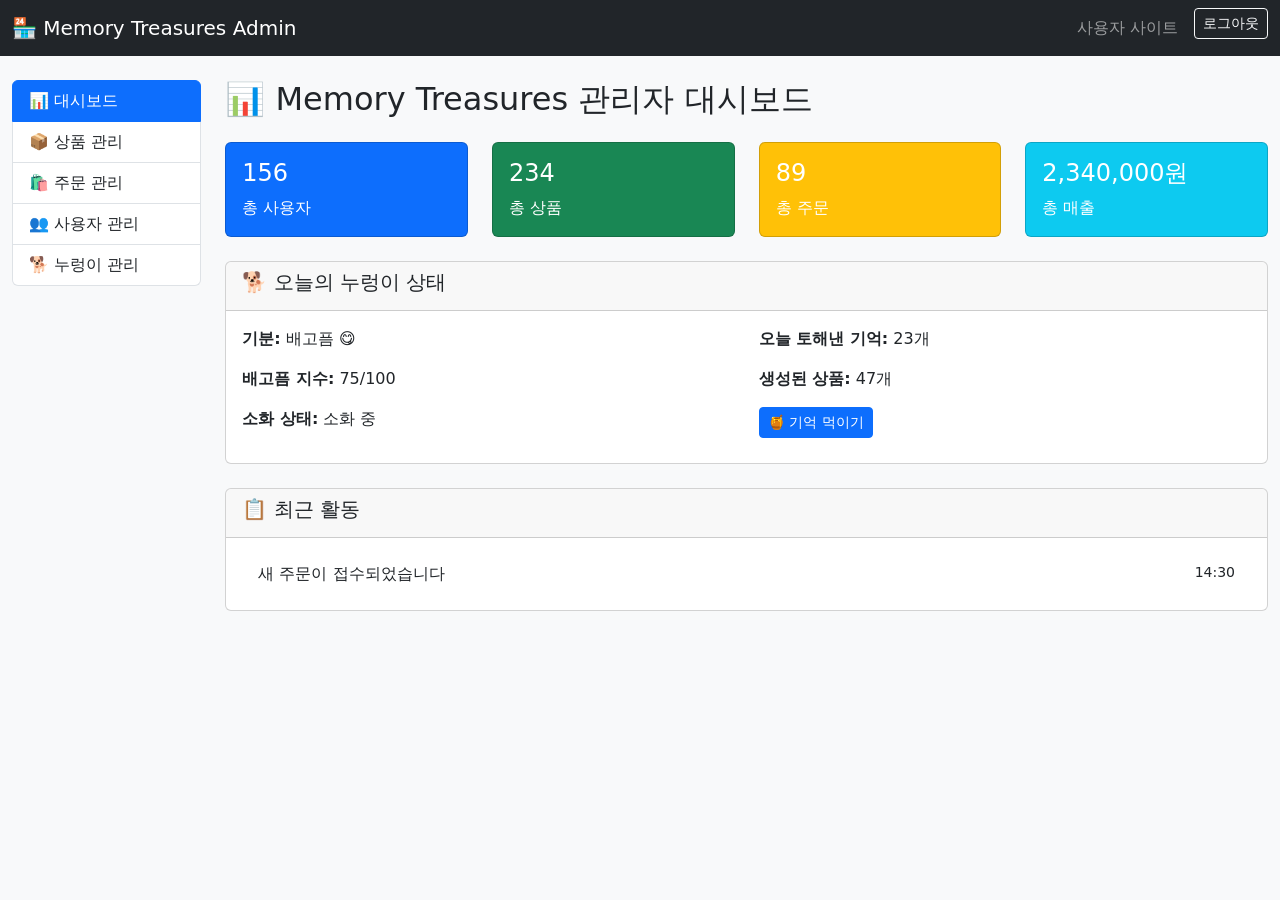
<file: Quiz0922/src/main/resources/templates/admin-dashboard.html>
<!DOCTYPE html>
<html lang="ko" xmlns:th="http://www.thymeleaf.org" 
      xmlns:sec="http://www.thymeleaf.org/extras/spring-security">
<head>
    <meta charset="UTF-8">
    <meta name="viewport" content="width=device-width, initial-scale=1.0">
    <title>관리자 대시보드 - Memory Treasures</title>
    <link href="https://cdn.jsdelivr.net/npm/bootstrap@5.3.0/dist/css/bootstrap.min.css" rel="stylesheet">
</head>
<body class="bg-light">
    <!-- 네비게이션 -->
    <nav class="navbar navbar-expand-lg navbar-dark bg-dark mb-4">
        <div class="container-fluid">
            <a class="navbar-brand" th:href="@{/admin/dashboard}">🏪 Memory Treasures Admin</a>
            <div class="navbar-nav ms-auto">
                <a class="nav-link" th:href="@{/index}">사용자 사이트</a>
                <span class="navbar-text me-2" sec:authentication="name"></span>
                <form th:action="@{/logout}" method="post" class="d-inline">
                    <button type="submit" class="btn btn-outline-light btn-sm">로그아웃</button>
                </form>
            </div>
        </div>
    </nav>

    <div class="container-fluid">
        <div class="row">
            <!-- 사이드바 -->
            <div class="col-md-2">
                <div class="list-group">
                    <a href="#dashboard" class="list-group-item list-group-item-action active" 
                       data-bs-toggle="tab">📊 대시보드</a>
                    <a href="#products" class="list-group-item list-group-item-action" 
                       data-bs-toggle="tab">📦 상품 관리</a>
                    <a href="#orders" class="list-group-item list-group-item-action" 
                       data-bs-toggle="tab">🛍️ 주문 관리</a>
                    <a href="#users" class="list-group-item list-group-item-action" 
                       data-bs-toggle="tab">👥 사용자 관리</a>
                    <a href="#nuryeong" class="list-group-item list-group-item-action" 
                       data-bs-toggle="tab">🐕 누렁이 관리</a>
                </div>
            </div>

            <!-- 메인 콘텐츠 -->
            <div class="col-md-10">
                <div class="tab-content">
                    <!-- 대시보드 -->
                    <div class="tab-pane fade show active" id="dashboard">
                        <h2 class="mb-4">📊 Memory Treasures 관리자 대시보드</h2>
                        
                        <!-- 통계 카드 -->
                        <div class="row mb-4">
                            <div class="col-md-3">
                                <div class="card bg-primary text-white">
                                    <div class="card-body">
                                        <h4 th:text="${dashboardStats.totalUsers}">156</h4>
                                        <p class="card-text">총 사용자</p>
                                    </div>
                                </div>
                            </div>
                            <div class="col-md-3">
                                <div class="card bg-success text-white">
                                    <div class="card-body">
                                        <h4 th:text="${dashboardStats.totalProducts}">234</h4>
                                        <p class="card-text">총 상품</p>
                                    </div>
                                </div>
                            </div>
                            <div class="col-md-3">
                                <div class="card bg-warning text-white">
                                    <div class="card-body">
                                        <h4 th:text="${dashboardStats.totalOrders}">89</h4>
                                        <p class="card-text">총 주문</p>
                                    </div>
                                </div>
                            </div>
                            <div class="col-md-3">
                                <div class="card bg-info text-white">
                                    <div class="card-body">
                                        <h4 th:text="${#numbers.formatInteger(dashboardStats.totalRevenue, 0, 'COMMA')} + '원'">2,340,000원</h4>
                                        <p class="card-text">총 매출</p>
                                    </div>
                                </div>
                            </div>
                        </div>

                        <!-- 오늘의 누렁이 상태 -->
                        <div class="card mb-4">
                            <div class="card-header">
                                <h5>🐕 오늘의 누렁이 상태</h5>
                            </div>
                            <div class="card-body">
                                <div class="row">
                                    <div class="col-md-6">
                                        <p><strong>기분:</strong> <span th:text="${nuryeongStatus.mood}">배고픔</span> 😋</p>
                                        <p><strong>배고픔 지수:</strong> <span th:text="${nuryeongStatus.hungerLevel}">75</span>/100</p>
                                        <p><strong>소화 상태:</strong> <span th:text="${nuryeongStatus.digestionStatus}">소화 중</span></p>
                                    </div>
                                    <div class="col-md-6">
                                        <p><strong>오늘 토해낸 기억:</strong> <span th:text="${nuryeongStatus.todayVomitCount}">23</span>개</p>
                                        <p><strong>생성된 상품:</strong> <span th:text="${nuryeongStatus.todayProductCount}">47</span>개</p>
                                        <button class="btn btn-primary btn-sm" onclick="feedNuryeong()">🍯 기억 먹이기</button>
                                    </div>
                                </div>
                            </div>
                        </div>

                        <!-- 최근 활동 -->
                        <div class="card">
                            <div class="card-header">
                                <h5>📋 최근 활동</h5>
                            </div>
                            <div class="card-body">
                                <div class="list-group list-group-flush">
                                    <div class="list-group-item" th:each="activity : ${recentActivities}">
                                        <div class="d-flex justify-content-between">
                                            <span th:text="${activity.description}">새 주문이 접수되었습니다</span>
                                            <small th:text="${#temporals.format(activity.timestamp, 'HH:mm')}">14:30</small>
                                        </div>
                                    </div>
                                </div>
                            </div>
                        </div>
                    </div>

                    <!-- 상품 관리 -->
                    <div class="tab-pane fade" id="products">
                        <div class="d-flex justify-content-between align-items-center mb-4">
                            <h2>📦 상품 관리</h2>
                            <button class="btn btn-primary" data-bs-toggle="modal" data-bs-target="#addProductModal">
                                상품 추가
                            </button>
                        </div>

                        <div class="card">
                            <div class="card-body">
                                <div class="table-responsive">
                                    <table class="table table-hover">
                                        <thead>
                                            <tr>
                                                <th>ID</th>
                                                <th>상품명</th>
                                                <th>기억 주인</th>
                                                <th>가격</th>
                                                <th>재고</th>
                                                <th>상태</th>
                                                <th>관리</th>
                                            </tr>
                                        </thead>
                                        <tbody>
                                            <tr th:each="product : ${products}">
                                                <td th:text="${product.id}">1</td>
                                                <td th:text="${product.name}">토심이의 첫 일기장</td>
                                                <td th:text="${product.originalOwner}">토심이</td>
                                                <td th:text="${#numbers.formatInteger(product.price, 0, 'COMMA')} + '원'">45,000원</td>
                                                <td th:text="${product.stock}">1</td>
                                                <td>
                                                    <span class="badge" 
                                                          th:classappend="${product.stock > 0} ? 'bg-success' : 'bg-danger'"
                                                          th:text="${product.stock > 0} ? '판매중' : '품절'">판매중</span>
                                                </td>
                                                <td>
                                                    <button class="btn btn-sm btn-outline-primary me-1" 
                                                            th:onclick="'editProduct(' + ${product.id} + ')'">수정</button>
                                                    <button class="btn btn-sm btn-outline-danger" 
                                                            th:onclick="'deleteProduct(' + ${product.id} + ')'">삭제</button>
                                                </td>
                                            </tr>
                                        </tbody>
                                    </table>
                                </div>
                            </div>
                        </div>
                    </div>

                    <!-- 주문 관리 -->
                    <div class="tab-pane fade" id="orders">
                        <h2 class="mb-4">🛍️ 주문 관리</h2>

                        <div class="card">
                            <div class="card-body">
                                <div class="table-responsive">
                                    <table class="table table-hover">
                                        <thead>
                                            <tr>
                                                <th>주문번호</th>
                                                <th>고객명</th>
                                                <th>주문일</th>
                                                <th>금액</th>
                                                <th>상태</th>
                                                <th>관리</th>
                                            </tr>
                                        </thead>
                                        <tbody>
                                            <tr th:each="order : ${orders}">
                                                <td th:text="${order.orderNumber}">MT001</td>
                                                <td th:text="${order.user.nickname}">탱고</td>
                                                <td th:text="${#temporals.format(order.createdAt, 'MM-dd HH:mm')}">09-20 14:30</td>
                                                <td th:text="${#numbers.formatInteger(order.totalAmount, 0, 'COMMA')} + '원'">45,000원</td>
                                                <td>
                                                    <select class="form-select form-select-sm" 
                                                            th:onchange="'updateOrderStatus(' + ${order.id} + ', this.value)'">
                                                        <option th:each="status : ${T(com.example.OrderStatus).values()}" 
                                                                th:value="${status}" 
                                                                th:text="${status.description}"
                                                                th:selected="${status == order.status}">상태</option>
                                                    </select>
                                                </td>
                                                <td>
                                                    <button class="btn btn-sm btn-outline-primary" 
                                                            th:onclick="'viewOrderDetail(' + ${order.id} + ')'">상세</button>
                                                </td>
                                            </tr>
                                        </tbody>
                                    </table>
                                </div>
                            </div>
                        </div>
                    </div>

                    <!-- 사용자 관리 -->
                    <div class="tab-pane fade" id="users">
                        <h2 class="mb-4">👥 사용자 관리</h2>

                        <div class="card">
                            <div class="card-body">
                                <div class="table-responsive">
                                    <table class="table table-hover">
                                        <thead>
                                            <tr>
                                                <th>ID</th>
                                                <th>아이디</th>
                                                <th>닉네임</th>
                                                <th>캐릭터</th>
                                                <th>가입일</th>
                                                <th>주문수</th>
                                                <th>관리</th>
                                            </tr>
                                        </thead>
                                        <tbody>
                                            <tr th:each="user : ${users}">
                                                <td th:text="${user.id}">1</td>
                                                <td th:text="${user.username}">tango</td>
                                                <td th:text="${user.nickname}">탱고</td>
                                                <td th:text="${user.characterType.displayName}">탱고</td>
                                                <td th:text="${#temporals.format(user.createdAt, 'yyyy-MM-dd')}">2025-09-01</td>
                                                <td th:text="${user.orderCount}">5</td>
                                                <td>
                                                    <button class="btn btn-sm btn-outline-primary me-1" 
                                                            th:onclick="'viewUser(' + ${user.id} + ')'">상세</button>
                                                    <button class="btn btn-sm btn-outline-warning" 
                                                            th:onclick="'suspendUser(' + ${user.id} + ')'">정지</button>
                                                </td>
                                            </tr>
                                        </tbody>
                                    </table>
                                </div>
                            </div>
                        </div>
                    </div>

                    <!-- 누렁이 관리 -->
                    <div class="tab-pane fade" id="nuryeong">
                        <h2 class="mb-4">🐕 누렁이 관리 센터</h2>

                        <div class="row">
                            <div class="col-md-6">
                                <div class="card mb-4">
                                    <div class="card-header">
                                        <h5>기억 먹이기</h5>
                                    </div>
                                    <div class="card-body">
                                        <form th:action="@{/admin/nuryeong/feed}" method="post">
                                            <div class="mb-3">
                                                <label class="form-label">기억 종류:</label>
                                                <select name="memoryType" class="form-select">
                                                    <option value="CHILDHOOD">어린시절 기억 🧸</option>
                                                    <option value="FRIENDSHIP">우정의 기억 👫</option>
                                                    <option value="LOVE">사랑의 기억 💕</option>
                                                    <option value="ADVENTURE">모험의 기억 🗺️</option>
                                                </select>
                                            </div>
                                            <div class="mb-3">
                                                <label class="form-label">수량:</label>
                                                <input type="number" name="quantity" class="form-control" 
                                                       value="1" min="1" max="10">
                                            </div>
                                            <button type="submit" class="btn btn-primary">🍯 먹이기</button>
                                        </form>
                                    </div>
                                </div>
                            </div>

                            <div class="col-md-6">
                                <div class="card mb-4">
                                    <div class="card-header">
                                        <h5>강제 토해내기</h5>
                                    </div>
                                    <div class="card-body">
                                        <p class="text-muted">누렁이가 소화를 잘 못할 때 사용하세요</p>
                                        <form th:action="@{/admin/nuryeong/vomit}" method="post">
                                            <button type="submit" class="btn btn-warning" 
                                                    onclick="return confirm('정말 강제로 토해내시겠어요?')">
                                                🤮 강제 토해내기
                                            </button>
                                        </form>
                                    </div>
                                </div>
                            </div>
                        </div>

                        <!-- 토해내기 로그 -->
                        <div class="card">
                            <div class="card-header">
                                <h5>📋 토해내기 로그</h5>
                            </div>
                            <div class="card-body">
                                <div class="table-responsive">
                                    <table class="table table-sm">
                                        <thead>
                                            <tr>
                                                <th>시간</th>
                                                <th>생성된 상품수</th>
                                                <th>상태</th>
                                            </tr>
                                        </thead>
                                        <tbody>
                                            <tr th:each="log : ${vomitLogs}">
                                                <td th:text="${#temporals.format(log.timestamp, 'MM-dd HH:mm')}">09-20 14:30</td>
                                                <td th:text="${log.productCount} + '개'">3개</td>
                                                <td th:text="${log.status}">성공</td>
                                            </tr>
                                        </tbody>
                                    </table>
                                </div>
                            </div>
                        </div>
                    </div>
                </div>
            </div>
        </div>
    </div>

    <script src="https://cdn.jsdelivr.net/npm/bootstrap@5.3.0/dist/js/bootstrap.bundle.min.js"></script>
    <script>
        function feedNuryeong() {
            if(confirm('누렁이에게 기억을 먹이시겠어요?')) {
                fetch('/admin/nuryeong/feed', {method: 'POST'})
                    .then(() => location.reload());
            }
        }
        
        function updateOrderStatus(orderId, status) {
            fetch(`/admin/orders/${orderId}/status`, {
                method: 'POST',
                headers: {'Content-Type': 'application/json'},
                body: JSON.stringify({status: status})
            }).then(() => alert('상태가 업데이트되었습니다.'));
        }
    </script>
</body>
</html>
</file>
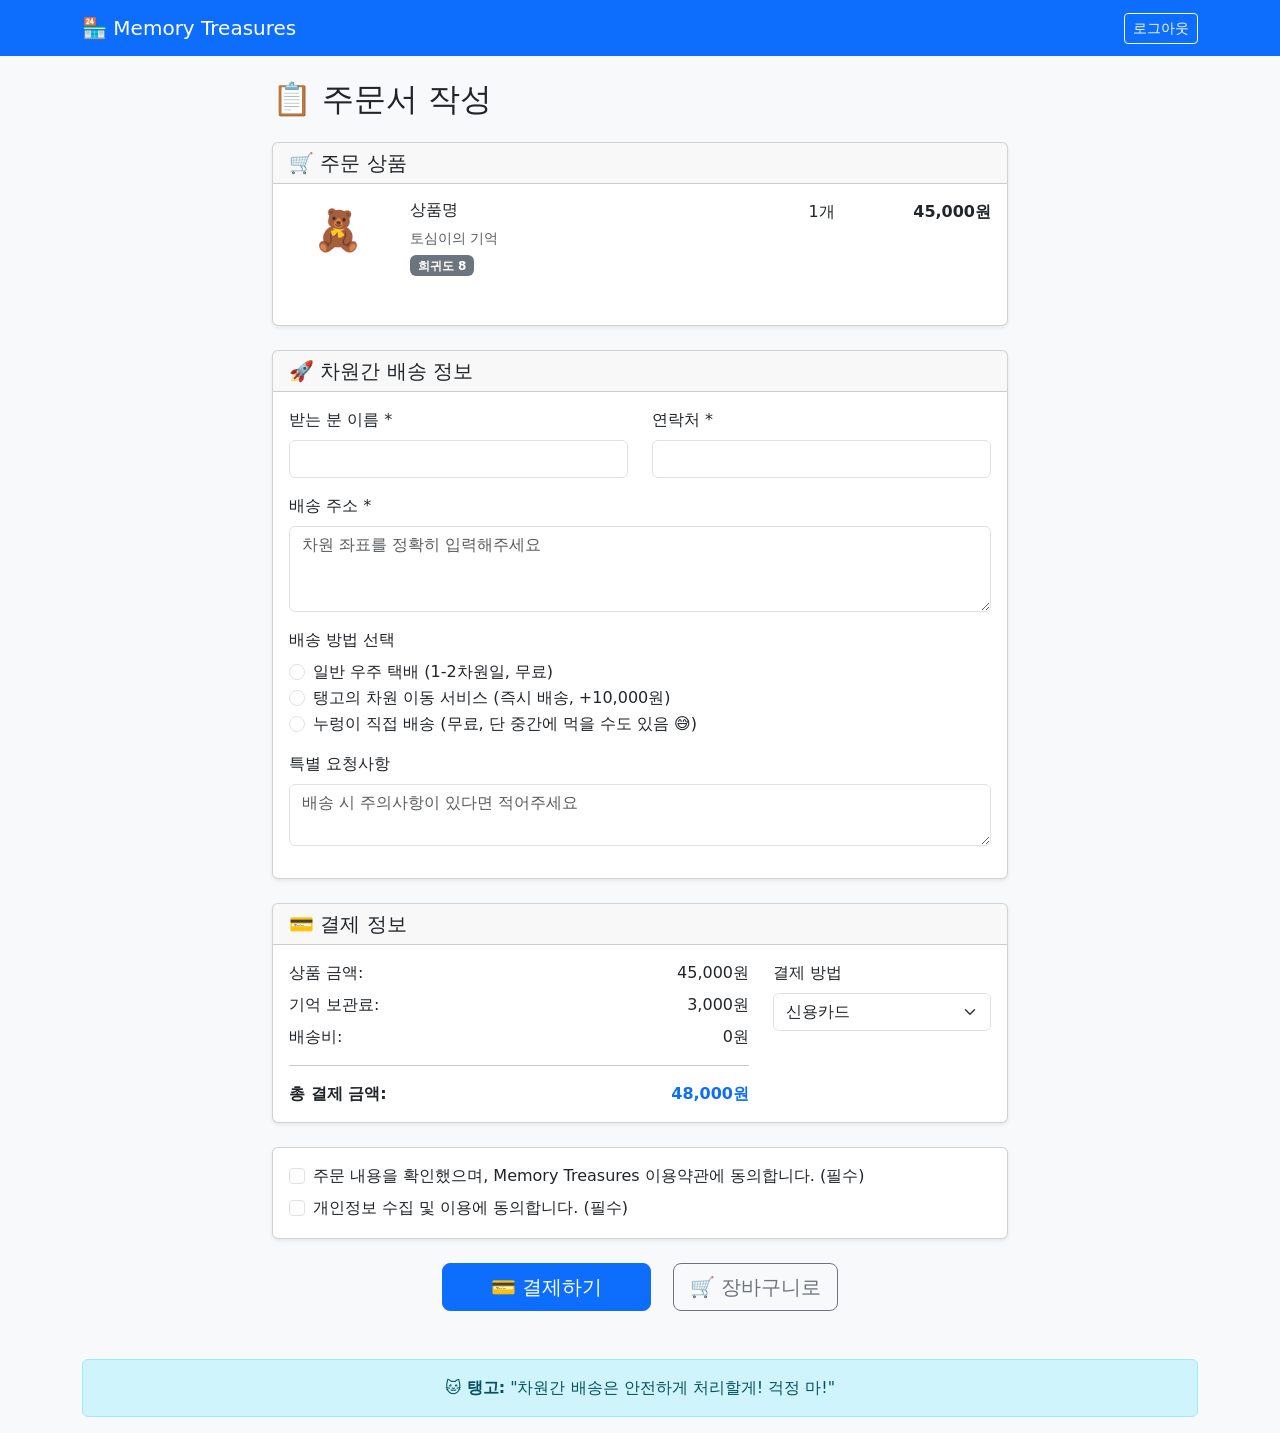
<file: Quiz0922/src/main/resources/templates/order.html>
<!DOCTYPE html>
<html lang="ko" xmlns:th="http://www.thymeleaf.org" 
      xmlns:sec="http://www.thymeleaf.org/extras/spring-security">
<head>
    <meta charset="UTF-8">
    <meta name="viewport" content="width=device-width, initial-scale=1.0">
    <title>주문하기 - Memory Treasures</title>
    <link href="https://cdn.jsdelivr.net/npm/bootstrap@5.3.0/dist/css/bootstrap.min.css" rel="stylesheet">
</head>
<body class="bg-light">
    <!-- 네비게이션 -->
    <nav class="navbar navbar-expand-lg navbar-dark bg-primary mb-4">
        <div class="container">
            <a class="navbar-brand" th:href="@{/}">🏪 Memory Treasures</a>
            <div class="navbar-nav ms-auto">
                <span class="navbar-text me-2" sec:authentication="name"></span>
                <form th:action="@{/logout}" method="post" class="d-inline">
                    <button type="submit" class="btn btn-outline-light btn-sm">로그아웃</button>
                </form>
            </div>
        </div>
    </nav>

    <div class="container">
        <div class="row justify-content-center">
            <div class="col-md-8">
                <h2 class="mb-4">📋 주문서 작성</h2>

                <form th:action="@{/order/process}" th:object="${orderDTO}" method="post">
                    <!-- 주문 상품 목록 -->
                    <div class="card shadow-sm mb-4">
                        <div class="card-header">
                            <h5 class="mb-0">🛒 주문 상품</h5>
                        </div>
                        <div class="card-body">
                            <div th:each="item, stat : ${orderItems}" class="row mb-3 pb-3" 
                                 th:classappend="${!stat.last} ? 'border-bottom'">
                                <div class="col-2 text-center">
                                    <div style="font-size: 2.5rem;" th:text="${item.product.memoryType.icon}">🧸</div>
                                </div>
                                <div class="col-6">
                                    <h6 th:text="${item.product.name}">상품명</h6>
                                    <p class="text-muted small mb-1" th:text="${item.product.originalOwner} + '의 기억'">토심이의 기억</p>
                                    <span class="badge bg-secondary" 
                                          th:text="'희귀도 ' + ${item.product.rarityScore}">희귀도 8</span>
                                </div>
                                <div class="col-2 text-center">
                                    <span th:text="${item.quantity} + '개'">1개</span>
                                </div>
                                <div class="col-2 text-end">
                                    <strong th:text="${#numbers.formatInteger(item.product.price * item.quantity, 0, 'COMMA')} + '원'">45,000원</strong>
                                </div>
                            </div>
                        </div>
                    </div>

                    <!-- 배송 정보 -->
                    <div class="card shadow-sm mb-4">
                        <div class="card-header">
                            <h5 class="mb-0">🚀 차원간 배송 정보</h5>
                        </div>
                        <div class="card-body">
                            <div class="row">
                                <div class="col-md-6">
                                    <div class="mb-3">
                                        <label for="receiverName" class="form-label">받는 분 이름 *</label>
                                        <input type="text" class="form-control" th:field="*{receiverName}" 
                                               id="receiverName" required>
                                    </div>
                                </div>
                                <div class="col-md-6">
                                    <div class="mb-3">
                                        <label for="receiverPhone" class="form-label">연락처 *</label>
                                        <input type="tel" class="form-control" th:field="*{receiverPhone}" 
                                               id="receiverPhone" required>
                                    </div>
                                </div>
                            </div>
                            
                            <div class="mb-3">
                                <label for="deliveryAddress" class="form-label">배송 주소 *</label>
                                <textarea class="form-control" th:field="*{deliveryAddress}" 
                                          id="deliveryAddress" rows="3" required
                                          placeholder="차원 좌표를 정확히 입력해주세요"></textarea>
                            </div>

                            <div class="mb-3">
                                <label class="form-label">배송 방법 선택</label>
                                <div class="form-check">
                                    <input class="form-check-input" type="radio" th:field="*{deliveryType}" 
                                           value="NORMAL" id="normal">
                                    <label class="form-check-label" for="normal">
                                        일반 우주 택배 (1-2차원일, 무료)
                                    </label>
                                </div>
                                <div class="form-check">
                                    <input class="form-check-input" type="radio" th:field="*{deliveryType}" 
                                           value="EXPRESS" id="express">
                                    <label class="form-check-label" for="express">
                                        탱고의 차원 이동 서비스 (즉시 배송, +10,000원)
                                    </label>
                                </div>
                                <div class="form-check">
                                    <input class="form-check-input" type="radio" th:field="*{deliveryType}" 
                                           value="NURYEONG" id="nuryeong">
                                    <label class="form-check-label" for="nuryeong">
                                        누렁이 직접 배송 (무료, 단 중간에 먹을 수도 있음 😅)
                                    </label>
                                </div>
                            </div>

                            <div class="mb-3">
                                <label for="specialRequest" class="form-label">특별 요청사항</label>
                                <textarea class="form-control" th:field="*{specialRequest}" 
                                          id="specialRequest" rows="2"
                                          placeholder="배송 시 주의사항이 있다면 적어주세요"></textarea>
                            </div>
                        </div>
                    </div>

                    <!-- 결제 정보 -->
                    <div class="card shadow-sm mb-4">
                        <div class="card-header">
                            <h5 class="mb-0">💳 결제 정보</h5>
                        </div>
                        <div class="card-body">
                            <div class="row">
                                <div class="col-8">
                                    <div class="d-flex justify-content-between mb-2">
                                        <span>상품 금액:</span>
                                        <span th:text="${#numbers.formatInteger(orderSummary.subtotal, 0, 'COMMA')} + '원'">45,000원</span>
                                    </div>
                                    <div class="d-flex justify-content-between mb-2">
                                        <span>기억 보관료:</span>
                                        <span>3,000원</span>
                                    </div>
                                    <div class="d-flex justify-content-between mb-2">
                                        <span>배송비:</span>
                                        <span th:text="${#numbers.formatInteger(orderSummary.shippingFee, 0, 'COMMA')} + '원'">0원</span>
                                    </div>
                                    <hr>
                                    <div class="d-flex justify-content-between">
                                        <strong>총 결제 금액:</strong>
                                        <strong class="text-primary" 
                                                th:text="${#numbers.formatInteger(orderSummary.totalAmount, 0, 'COMMA')} + '원'">48,000원</strong>
                                    </div>
                                </div>
                                <div class="col-4">
                                    <div class="mb-3">
                                        <label class="form-label">결제 방법</label>
                                        <select class="form-select" th:field="*{paymentMethod}">
                                            <option value="CARD">신용카드</option>
                                            <option value="BANK">무통장입금</option>
                                            <option value="MEMORY">기억으로 결제</option>
                                            <option value="TOSIM_MOOD">토심이 기분 결제</option>
                                        </select>
                                    </div>
                                </div>
                            </div>
                        </div>
                    </div>

                    <!-- 약관 동의 -->
                    <div class="card shadow-sm mb-4">
                        <div class="card-body">
                            <div class="form-check mb-2">
                                <input class="form-check-input" type="checkbox" th:field="*{termsAgreed}" id="terms" required>
                                <label class="form-check-label" for="terms">
                                    주문 내용을 확인했으며, Memory Treasures 이용약관에 동의합니다. (필수)
                                </label>
                            </div>
                            <div class="form-check">
                                <input class="form-check-input" type="checkbox" th:field="*{privacyAgreed}" id="privacy" required>
                                <label class="form-check-label" for="privacy">
                                    개인정보 수집 및 이용에 동의합니다. (필수)
                                </label>
                            </div>
                        </div>
                    </div>

                    <!-- 주문 버튼 -->
                    <div class="text-center mb-4">
                        <button type="submit" class="btn btn-primary btn-lg px-5">
                            💳 결제하기
                        </button>
                        <a th:href="@{/cart}" class="btn btn-outline-secondary btn-lg ms-3">
                            🛒 장바구니로
                        </a>
                    </div>
                </form>
            </div>
        </div>
    </div>

    <!-- 캐릭터 메시지 -->
    <div class="container mt-4">
        <div class="alert alert-info text-center">
            <p class="mb-0">🐱 <strong>탱고:</strong> "차원간 배송은 안전하게 처리할게! 걱정 마!"</p>
        </div>
    </div>

    <script src="https://cdn.jsdelivr.net/npm/bootstrap@5.3.0/dist/js/bootstrap.bundle.min.js"></script>
</body>
</html>
</file>
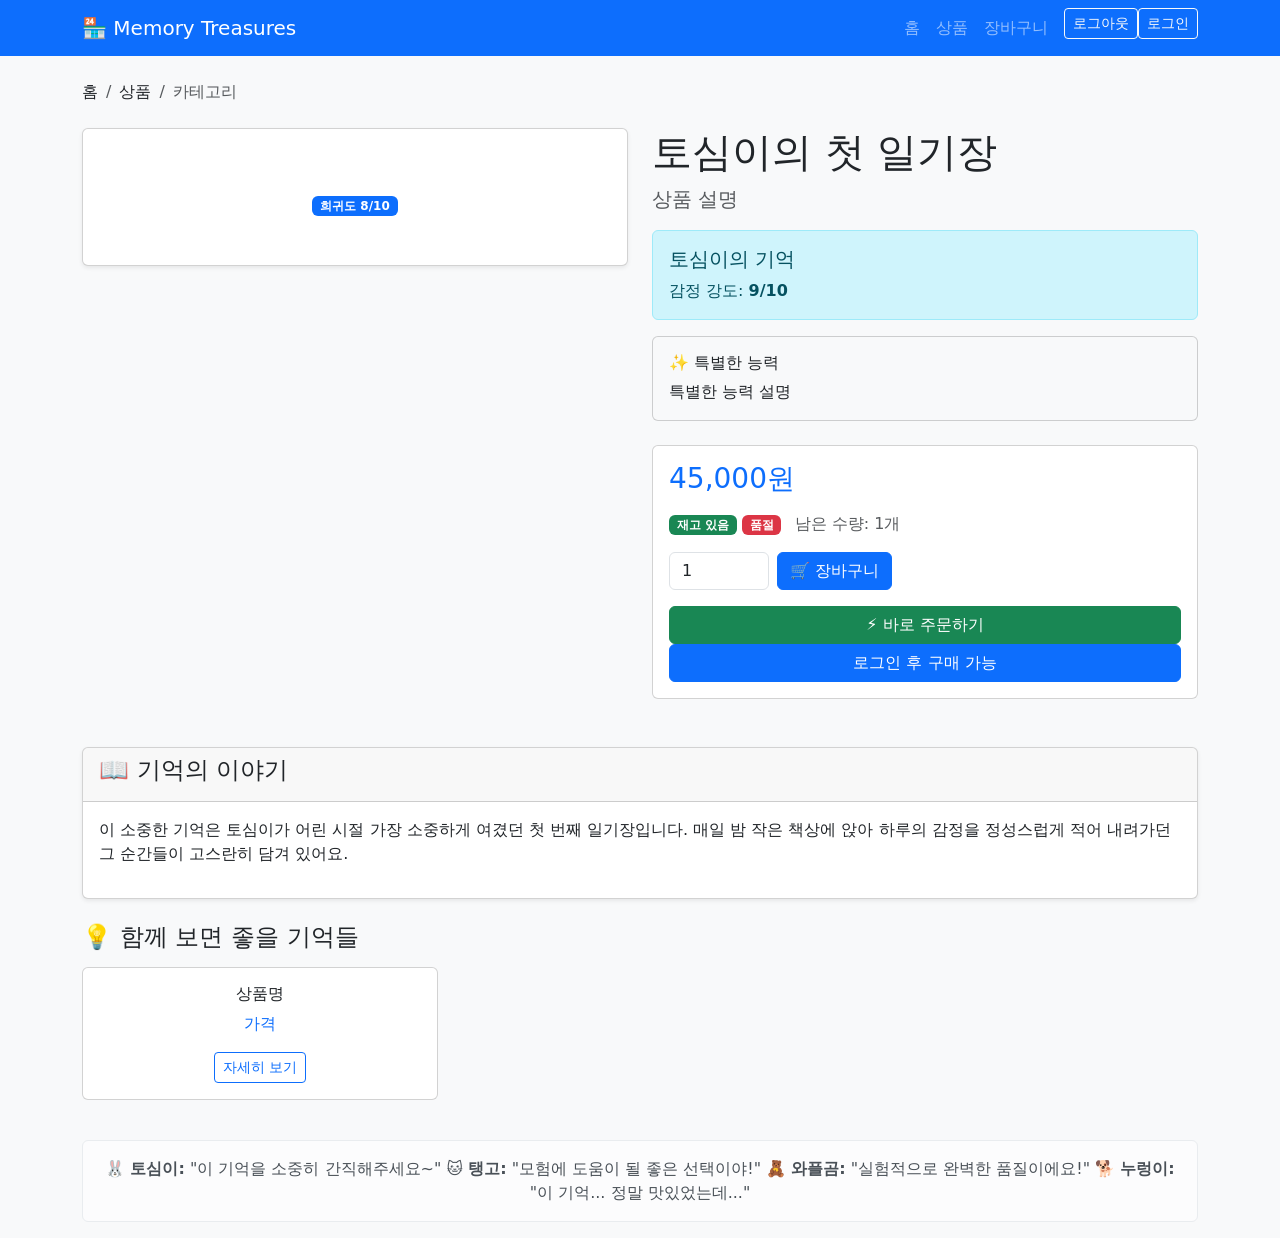
<file: Quiz0922/src/main/resources/templates/product-detail.html>
<!DOCTYPE html>
<html lang="ko" xmlns:th="http://www.thymeleaf.org" 
      xmlns:sec="http://www.thymeleaf.org/extras/spring-security">
<head>
    <meta charset="UTF-8">
    <meta name="viewport" content="width=device-width, initial-scale=1.0">
    <title th:text="${product.name} + ' - Memory Treasures'">상품명 - Memory Treasures</title>
    <link href="https://cdn.jsdelivr.net/npm/bootstrap@5.3.0/dist/css/bootstrap.min.css" rel="stylesheet">
</head>
<body class="bg-light">
    <nav class="navbar navbar-expand-lg navbar-dark bg-primary mb-4">
        <div class="container">
            <a class="navbar-brand" th:href="@{/}">🏪 Memory Treasures</a>
            <div class="navbar-nav ms-auto">
                <a class="nav-link" th:href="@{/}">홈</a>
                <a class="nav-link" th:href="@{/products}">상품</a>
                <a class="nav-link" th:href="@{/cart}">장바구니</a>
                <div sec:authorize="isAuthenticated()">
                    <span class="navbar-text me-2" sec:authentication="name"></span>
                    <form th:action="@{/logout}" method="post" class="d-inline">
                        <button type="submit" class="btn btn-outline-light btn-sm">로그아웃</button>
                    </form>
                </div>
                <div sec:authorize="!isAuthenticated()">
                    <a th:href="@{/login}" class="btn btn-outline-light btn-sm">로그인</a>
                </div>
            </div>
        </div>
    </nav>

    <div class="container">
        <nav aria-label="breadcrumb" class="mb-4">
            <ol class="breadcrumb">
                <li class="breadcrumb-item"><a th:href="@{/}">홈</a></li>
                <li class="breadcrumb-item"><a th:href="@{/products}">상품</a></li>
                <li class="breadcrumb-item active" th:text="${product.memoryTypeName}">카테고리</li>
            </ol>
        </nav>

        <div class="row">
            <div class="col-md-6">
                <div class="card shadow-sm">
                    <div class="card-body text-center p-5">
                        <div style="font-size: 8rem;" th:text="${product.memoryIcon}"></div>
                        <div class="mt-3">
                            <span class="badge bg-primary" th:text="'희귀도 ' + ${product.rarityScore} + '/10'">희귀도 8/10</span>
                        </div>
                    </div>
                </div>
            </div>

            <div class="col-md-6">
                <h1 th:text="${product.name}">토심이의 첫 일기장</h1>
                <p class="text-muted lead" th:text="${product.description}">상품 설명</p>

                <div class="alert alert-info">
                    <h5><span th:text="${product.originalOwner}">토심이</span>의 기억</h5>
                    <p class="mb-0">감정 강도: <strong th:text="${product.emotionLevel} + '/10'">9/10</strong></p>
                </div>

                <div class="card bg-light mb-4" th:if="${product.magicalPower}">
                    <div class="card-body">
                        <h6 class="card-title">✨ 특별한 능력</h6>
                        <p class="card-text" th:text="${product.magicalPower}">특별한 능력 설명</p>
                    </div>
                </div>

                <div class="card">
                    <div class="card-body">
                        <h3 class="text-primary mb-3" th:text="${#numbers.formatInteger(product.price, 0, 'COMMA')} + '원'">45,000원</h3>
                        
                        <div class="mb-3">
                            <span th:if="${product.stock > 0}" class="badge bg-success">재고 있음</span>
                            <span th:if="${product.stock == 0}" class="badge bg-danger">품절</span>
                            <span class="text-muted ms-2" th:text="'남은 수량: ' + ${product.stock} + '개'">남은 수량: 1개</span>
                        </div>

                        <div sec:authorize="isAuthenticated()">
                            <form id="addToCartForm" class="d-flex gap-2 mb-3">
                                <input type="hidden" id="productId" th:value="${product.id}">
                                <input type="number" id="quantityInput" class="form-control" 
                                       style="width: 100px;" value="1" min="1" th:max="${product.stock}">
                                <button type="button" onclick="addToCartFromDetail()" class="btn btn-primary" 
                                        th:disabled="${product.stock == 0}">
                                    🛒 장바구니
                                </button>
                            </form>
                            
                            <form th:action="@{/order/direct}" method="post">
                                <input type="hidden" name="productId" th:value="${product.id}">
                                <input type="hidden" name="quantity" value="1">
                                <button type="submit" class="btn btn-success w-100" 
                                        th:disabled="${product.stock == 0}">
                                    ⚡ 바로 주문하기
                                </button>
                            </form>
                        </div>
                        
                        <div sec:authorize="!isAuthenticated()">
                            <a th:href="@{/login}" class="btn btn-primary w-100">
                                로그인 후 구매 가능
                            </a>
                        </div>
                    </div>
                </div>
            </div>
        </div>

        <div class="row mt-5">
            <div class="col-12">
                <div class="card shadow-sm">
                    <div class="card-header">
                        <h4>📖 기억의 이야기</h4>
                    </div>
                    <div class="card-body">
                        <p th:text="${product.detailedDescription}">
                            이 소중한 기억은 토심이가 어린 시절 가장 소중하게 여겼던 첫 번째 일기장입니다.
                            매일 밤 작은 책상에 앉아 하루의 감정을 정성스럽게 적어 내려가던 그 순간들이 고스란히 담겨 있어요.
                        </p>
                    </div>
                </div>
            </div>
        </div>

        <div class="row mt-4" th:if="${relatedProducts != null and !#lists.isEmpty(relatedProducts)}">
            <div class="col-12">
                <h4 class="mb-3">💡 함께 보면 좋을 기억들</h4>
                <div class="row">
                    <div class="col-md-4" th:each="related : ${relatedProducts}">
                        <div class="card mb-3">
                            <div class="card-body text-center">
                                <div style="font-size: 3rem;" th:text="${related.memoryIcon}"></div>
                                <h6 class="card-title" th:text="${related.name}">상품명</h6>
                                <p class="card-text text-primary" 
                                   th:text="${#numbers.formatInteger(related.price, 0, 'COMMA')} + '원'">가격</p>
                                <a th:href="@{/products/{id}(id=${related.id})}" class="btn btn-sm btn-outline-primary">
                                    자세히 보기
                                </a>
                            </div>
                        </div>
                    </div>
                </div>
            </div>
        </div>
    </div>

    <div class="container mt-4">
        <div class="alert alert-light text-center">
            <p class="mb-0">
                <span th:switch="${product.originalOwner}">
                    <span th:case="토심이">🐰 <strong>토심이:</strong> "이 기억을 소중히 간직해주세요~"</span>
                    <span th:case="탱고">🐱 <strong>탱고:</strong> "모험에 도움이 될 좋은 선택이야!"</span>
                    <span th:case="와플곰">🧸 <strong>와플곰:</strong> "실험적으로 완벽한 품질이에요!"</span>
                    <span th:case="*">🐕 <strong>누렁이:</strong> "이 기억... 정말 맛있었는데..."</span>
                </span>
            </p>
        </div>
    </div>

    <script th:src="@{/js/memory-treasures.js}"></script>
    <script src="https://cdn.jsdelivr.net/npm/bootstrap@5.3.0/dist/js/bootstrap.bundle.min.js"></script>
    
    <script th:inline="javascript">
        // JS에서 사용하기 위해 DTO에 추가된 필드를 currentProduct 객체에서도 사용할 수 있게 됩니다.
        const currentProduct = /*[[${product}]]*/ {};

        function addToCartFromDetail() {
            const mt = window.memoryTreasures;
            
            if (!mt || typeof mt.addToCart !== 'function') {
                console.error("memory-treasures.js가 로드되지 않았거나 addToCart 함수가 정의되지 않았습니다. 메모리 담당자에게 확인 요청하세요.");
                alert('장바구니 기능 오류: 코어 스크립트가 준비되지 않았습니다.');
                return;
            }

            const quantityInput = document.getElementById('quantityInput');
            const quantity = parseInt(quantityInput.value) || 1;
            
            if (quantity <= 0 || quantity > currentProduct.stock) {
                 mt.showToast('유효하지 않은 수량입니다.', 'error');
                 return;
            }

            mt.addToCart(currentProduct, quantity);

            mt.showToast(`${currentProduct.name} ${quantity}개를 장바구니에 담았습니다.`, 'success');
            
            if (typeof mt.updateCartCount === 'function') {
                mt.updateCartCount();
            }
        }
    </script>
</body>
</html>
</file>
